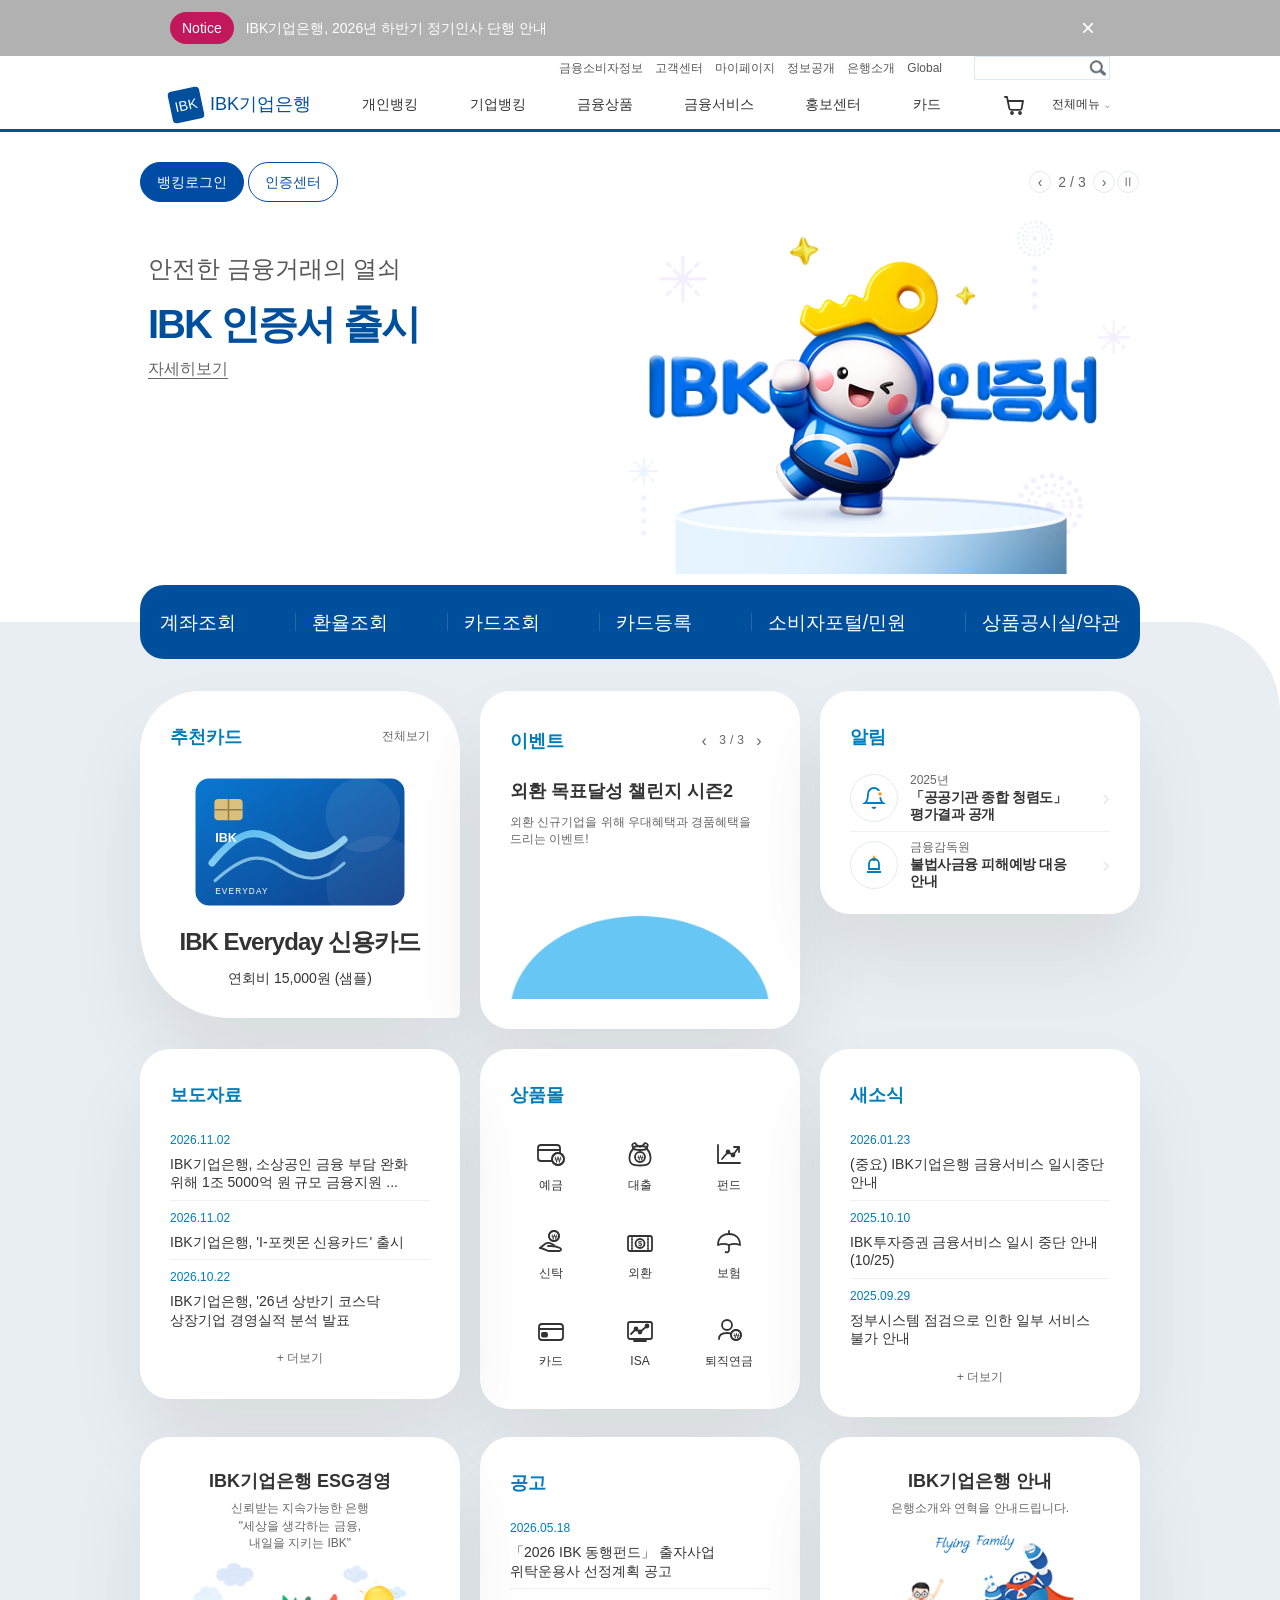
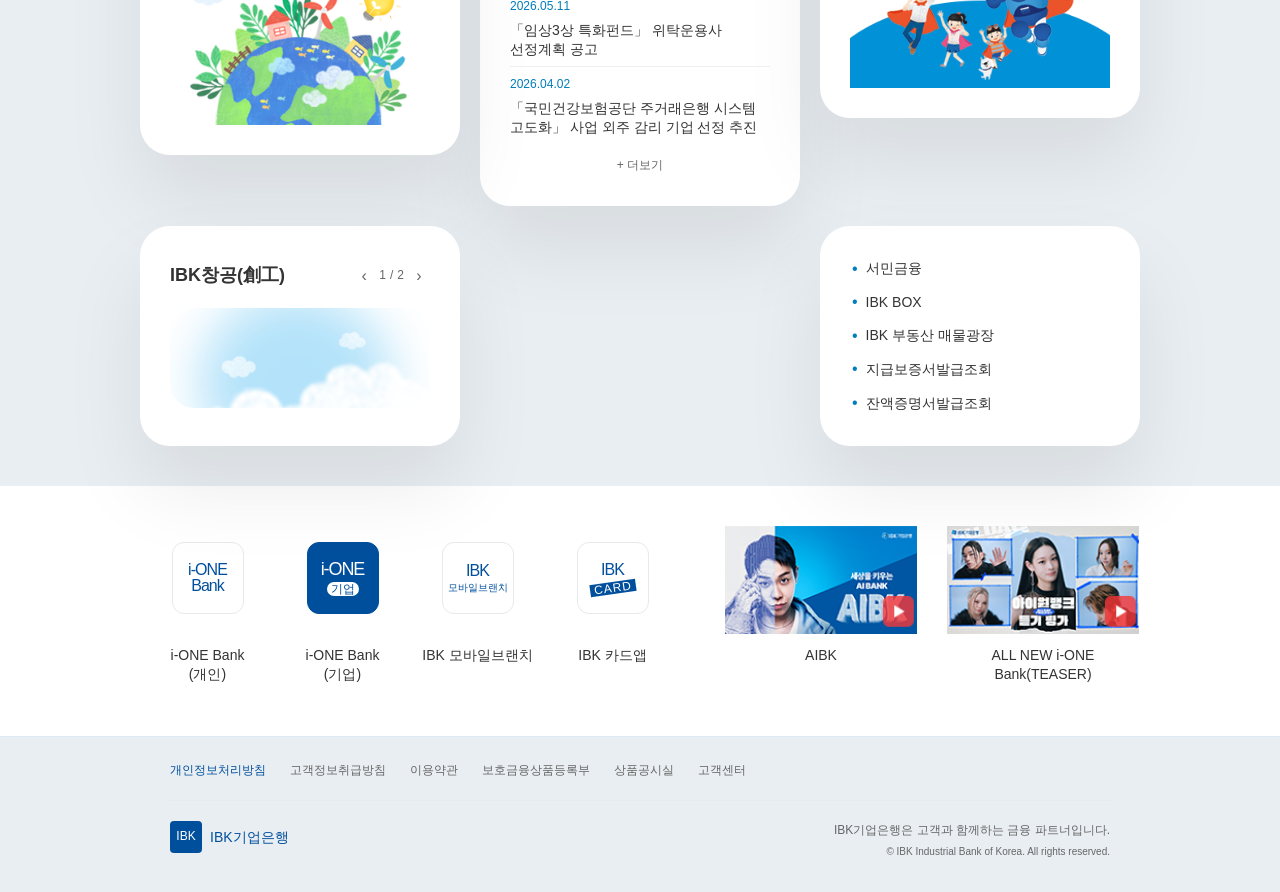
<file: index.html>
<!doctype html>
<html lang="ko">
  <head>
    <meta charset="utf-8">
    <meta name="viewport" content="width=device-width, initial-scale=1">
    <meta
      name="description"
      content="IBK기업은행의 금융 서비스와 주요 소식을 확인하세요."
    >
    <title>IBK기업은행</title>
    <link rel="stylesheet" href="css/main.css">
  </head>
  <body>
    <a class="skip-link" href="#main-content">본문 바로가기</a>

    <aside class="notice-announcement-bar" aria-label="공지사항 안내" data-notice-announcement>
      <div class="inner-box inner-box--narrow partition partition--keep-row notice-announcement-content">
        <a class="notice-announcement-label" href="#/notice">Notice</a>
        <a class="notice-announcement-message" href="#/notice" aria-live="polite">공지사항을 불러오는 중입니다.</a>
        <div class="notice-announcement-controls">
          <button class="notice-announcement-close" type="button" aria-label="공지사항 안내 닫기">
            <span aria-hidden="true">×</span>
          </button>
        </div>
      </div>
    </aside>

    <header class="outer-box site-header">
      <div class="inner-box inner-box--narrow">
        <div class="partition header-top">
          <div class="header-tools">
            <nav class="utility-nav" aria-label="이용자 메뉴">
              <a href="#services">금융소비자정보</a>
              <a href="#notices">고객센터</a>
              <a href="#services">마이페이지</a>
              <a href="#services">정보공개</a>
              <a href="#services">은행소개</a>
              <a href="#services">Global</a>
            </nav>
            <form class="site-search" action="#services" method="get" role="search">
              <label class="visually-hidden" for="site-search-input">사이트 검색</label>
              <input id="site-search-input" name="query" type="search">
              <button
                class="search-button search-modal-open-btn"
                type="button"
                aria-expanded="false"
                aria-controls="search-modal-overlay"
                aria-label="통합검색 열기"
              >
                <img
                  src="images/used/ibk_8.gif"
                  width="17"
                  height="17"
                  alt="검색"
                >
              </button>
            </form>
          </div>
        </div>

        <div class="partition header-navigation">
          <a class="brand" href="#" aria-label="IBK기업은행 홈">
            <span class="brand-mark" aria-hidden="true">IBK</span>
            <span class="brand-name">IBK기업은행</span>
          </a>
          <nav class="primary-nav" aria-label="주요 메뉴">
            <a href="#services">개인뱅킹</a>
            <a href="#services">기업뱅킹</a>
            <a href="#services">금융상품</a>
            <a href="#services">금융서비스</a>
            <a href="#/notice">홍보센터</a>
            <a href="#/cards">카드</a>
          </nav>
          <a class="cart-link" href="#/cart" aria-label="장바구니">
            <svg aria-hidden="true" viewBox="0 0 24 24" fill="none" stroke="currentColor" stroke-width="1.8" stroke-linecap="round" stroke-linejoin="round">
              <path d="M3 4h2l2.2 11.2a2 2 0 0 0 2 1.6h8.5a2 2 0 0 0 2-1.6L21 8H6"></path>
              <circle cx="10" cy="20" r="1"></circle>
              <circle cx="18" cy="20" r="1"></circle>
            </svg>
            <span class="cart-count" data-cart-count hidden></span>
          </a>
          <button
            class="all-menu-link"
            type="button"
            aria-expanded="false"
            aria-controls="desktop-global-menu mobile-global-menu"
            aria-label="전체 메뉴 열기"
          >
            <span class="desktop-menu-label">전체메뉴</span>
            <span class="mobile-menu-label">메뉴</span>
            <span class="menu-icon" aria-hidden="true"></span>
          </button>
        </div>
      </div>

      <section
        class="desktop-global-menu"
        id="desktop-global-menu"
        aria-label="전체 메뉴"
        inert
      >
        <div class="inner-box inner-box--narrow desktop-menu-content">
          <div class="desktop-menu-heading">
            <button class="menu-close-button desktop-menu-close" type="button">
              <span aria-hidden="true">×</span>
              <span>닫기</span>
            </button>
          </div>
          <nav class="desktop-menu-columns" aria-label="전체 메뉴">
            <section class="desktop-menu-column">
              <h2><a href="#services">개인뱅킹</a></h2>
              <ul>
                <li><a href="#services">상품몰</a></li>
                <li><a href="#services">조회</a></li>
                <li><a href="#services">이체</a></li>
                <li><a href="#services">공과금</a></li>
                <li><a href="#services">예금/신탁</a></li>
                <li><a href="#services">펀드</a></li>
                <li><a href="#services">대출</a></li>
                <li><a href="#services">카드</a></li>
                <li><a href="#services">외환</a></li>
                <li><a href="#services">보험</a></li>
                <li><a href="#services">퇴직연금</a></li>
                <li><a href="#services">수수료/우대</a></li>
                <li><a href="#services">뱅킹관리</a></li>
              </ul>
            </section>
            <section class="desktop-menu-column">
              <h2><a href="#services">기업뱅킹</a></h2>
              <ul>
                <li><a href="#services">조회</a></li>
                <li><a href="#services">이체</a></li>
                <li><a href="#services">카드</a></li>
                <li><a href="#services">대출</a></li>
                <li><a href="#services">예금/신탁</a></li>
                <li><a href="#services">펀드</a></li>
                <li><a href="#services">공과금</a></li>
                <li><a href="#services">외환</a></li>
                <li><a href="#services">퇴직연금</a></li>
                <li><a href="#services">B2B</a></li>
                <li><a href="#services">금융상품</a></li>
                <li><a href="#services">경영지원</a></li>
                <li><a href="#services">뱅킹관리</a></li>
              </ul>
            </section>
            <section class="desktop-menu-column desktop-menu-column--grouped">
              <div>
                <h2><a href="#services">금융상품</a></h2>
                <ul>
                  <li><a href="#services">개인 상품몰</a></li>
                  <li><a href="#services">기업 상품몰</a></li>
                  <li><a href="#services">상품가이드</a></li>
                  <li><a href="#services">상품프리</a></li>
                </ul>
              </div>
              <div>
                <h2><a href="#services">금융서비스</a></h2>
                <ul>
                  <li><a href="#services">스마트금융</a></li>
                  <li><a href="#services">뱅킹서비스</a></li>
                  <li><a href="#services">상품서비스</a></li>
                  <li><a href="#services">제휴서비스</a></li>
                  <li><a href="#services">고객우대서비스</a></li>
                  <li><a href="#services">부가서비스</a></li>
                </ul>
              </div>
            </section>
            <section class="desktop-menu-column">
              <h2><a href="#/notice">홍보센터</a></h2>
              <ul>
                <li><a href="#/notice">공지사항</a></li>
                <li><a href="#services">금융정보 톡(Talk)!</a></li>
                <li><a href="#services">기업경영지원</a></li>
                <li><a href="#services">법률·재무</a></li>
                <li><a href="#services">증권</a></li>
                <li><a href="#services">부동산</a></li>
                <li><a href="#services">경매/공매</a></li>
              </ul>
            </section>
            <section class="desktop-menu-column">
              <h2><a href="#services">카드</a></h2>
              <ul>
                <li><a href="#/cards">추천카드</a></li>
                <li><a href="#services">카드안내/신청</a></li>
                <li><a href="#services">카드금융(대출)</a></li>
                <li><a href="#services">나의카드관리</a></li>
                <li><a href="#services">개인카드서비스</a></li>
                <li><a href="#services">카드가이드</a></li>
                <li><a href="#services">기업카드서비스</a></li>
              </ul>
            </section>
            <section class="desktop-menu-column">
              <h2><a href="#notices">고객센터</a></h2>
              <ul>
                <li><a href="#notices">고객상담</a></li>
                <li><a href="#notices">금융소비자포털</a></li>
                <li><a href="#notices">분실신고</a></li>
                <li><a href="#notices">부정사용대금 신청 안내</a></li>
                <li><a href="#notices">자료실</a></li>
                <li><a href="#notices">은행이용안내</a></li>
                <li><a href="#notices">이벤트</a></li>
                <li><a href="#notices">개인정보보호정책</a></li>
                <li><a href="#notices">고객확인제도 안내</a></li>
                <li><a href="#notices">방문판매인력 조회</a></li>
                <li><a href="#notices">대출모집인 통합조회</a></li>
              </ul>
            </section>
            <section class="desktop-menu-column">
              <h2><a href="#notices">금융사기예방센터</a></h2>
              <ul>
                <li><a href="#notices">전자금융사기예방</a></li>
                <li><a href="#notices">보안수단</a></li>
                <li><a href="#notices">금융거래유의사항</a></li>
                <li><a href="#notices">PC보안서비스</a></li>
                <li><a href="#notices">해외IP차단서비스</a></li>
                <li><a href="#notices">신입금계좌지정서비스</a></li>
                <li><a href="#notices">이용시간제한서비스</a></li>
                <li><a href="#notices">지연이체서비스</a></li>
                <li><a href="#notices">전기통신금융사기</a></li>
                <li><a href="#notices">정보보호인증</a></li>
              </ul>
            </section>
          </nav>
        </div>
      </section>
    </header>

    <div class="mobile-global-menu" id="mobile-global-menu" inert>
      <button
        class="mobile-menu-backdrop"
        type="button"
        aria-label="전체 메뉴 닫기"
        tabindex="-1"
      ></button>
      <aside class="mobile-menu-drawer" aria-label="모바일 전체 메뉴">
        <div class="mobile-menu-utility">
          <nav class="mobile-utility-nav" aria-label="이용자 메뉴">
            <a href="#notices">금융사기예방센터</a>
            <a href="#notices">고객센터</a>
            <a href="#services">은행소개</a>
            <a href="#services">영업점 안내</a>
            <a href="#services">Global</a>
          </nav>
          <button class="menu-close-button mobile-menu-close" type="button" aria-label="전체 메뉴 닫기">
            <span aria-hidden="true">×</span>
          </button>
          <form class="mobile-menu-search" action="#services" method="get" role="search">
            <label class="visually-hidden" for="mobile-menu-search-input">메뉴 검색</label>
            <input id="mobile-menu-search-input" name="query" type="search" placeholder="검색어를 입력해주세요">
            <button type="submit">검색</button>
          </form>
        </div>
        <a class="mobile-menu-brand" href="#" aria-label="IBK기업은행 홈">IBK기업은행</a>
        <nav class="mobile-menu-navigation" aria-label="모바일 주요 메뉴">
          <ul class="mobile-menu-list">
            <li><a href="#services">개인뱅킹</a></li>
            <li><a href="#services">기업뱅킹</a></li>
            <li class="mobile-menu-item">
              <button type="button" aria-expanded="false" aria-controls="mobile-submenu-products">
                금융상품<span aria-hidden="true"></span>
              </button>
              <ul id="mobile-submenu-products" hidden>
                <li><a href="#services">개인 상품몰</a></li>
                <li><a href="#services">기업 상품몰</a></li>
                <li><a href="#services">상품가이드</a></li>
                <li><a href="#services">상품프리</a></li>
              </ul>
            </li>
            <li class="mobile-menu-item">
              <button type="button" aria-expanded="false" aria-controls="mobile-submenu-services">
                금융서비스<span aria-hidden="true"></span>
              </button>
              <ul id="mobile-submenu-services" hidden>
                <li><a href="#services">스마트금융</a></li>
                <li><a href="#services">뱅킹서비스</a></li>
                <li><a href="#services">상품서비스</a></li>
                <li><a href="#services">제휴서비스</a></li>
                <li><a href="#services">고객우대서비스</a></li>
                <li><a href="#services">부가서비스</a></li>
              </ul>
            </li>
            <li class="mobile-menu-item">
              <button type="button" aria-expanded="false" aria-controls="mobile-submenu-information">
                홍보센터<span aria-hidden="true"></span>
              </button>
              <ul id="mobile-submenu-information" hidden>
                <li><a href="#/notice">공지사항</a></li>
                <li><a href="#services">금융정보 톡(Talk)!</a></li>
                <li><a href="#services">기업경영지원</a></li>
                <li><a href="#services">법률·재무</a></li>
                <li><a href="#services">증권</a></li>
                <li><a href="#services">부동산</a></li>
                <li><a href="#services">경매/공매</a></li>
              </ul>
            </li>
            <li class="mobile-menu-item">
              <button type="button" aria-expanded="false" aria-controls="mobile-submenu-card">
                카드<span aria-hidden="true"></span>
              </button>
              <ul id="mobile-submenu-card" hidden>
                <li><a href="#/cards">추천카드</a></li>
                <li><a href="#services">카드안내/신청</a></li>
                <li><a href="#services">카드금융(대출)</a></li>
                <li><a href="#services">나의카드관리</a></li>
                <li><a href="#services">개인카드서비스</a></li>
                <li><a href="#services">카드가이드</a></li>
                <li><a href="#services">기업카드서비스</a></li>
              </ul>
            </li>
            <li class="mobile-menu-item">
              <button type="button" aria-expanded="false" aria-controls="mobile-submenu-customer">
                고객센터<span aria-hidden="true"></span>
              </button>
              <ul id="mobile-submenu-customer" hidden>
                <li><a href="#notices">고객상담</a></li>
                <li><a href="#notices">금융소비자포털</a></li>
                <li><a href="#notices">분실신고</a></li>
                <li><a href="#notices">은행이용안내</a></li>
              </ul>
            </li>
            <li class="mobile-menu-item">
              <button type="button" aria-expanded="false" aria-controls="mobile-submenu-fraud">
                금융사기예방센터<span aria-hidden="true"></span>
              </button>
              <ul id="mobile-submenu-fraud" hidden>
                <li><a href="#notices">전자금융사기예방</a></li>
                <li><a href="#notices">보안수단</a></li>
                <li><a href="#notices">금융거래유의사항</a></li>
                <li><a href="#notices">PC보안서비스</a></li>
              </ul>
            </li>
          </ul>
        </nav>
      </aside>
    </div>

    <main id="main-content">
      <section class="outer-box hero-section" data-home-view aria-labelledby="hero-title">
        <div class="inner-box">
          <div class="partition hero-toolbar">
            <div class="partition hero-actions">
              <a class="button button--primary" href="#services">뱅킹로그인</a>
              <a class="button button--outline" href="#services">인증센터</a>
            </div>
            <div class="slide-controls">
              <span class="slide-control" aria-hidden="true"></span>
              <p class="slide-count" aria-label="전체 3개 중 2번째">2 <span>/</span> 3</p>
              <span class="slide-control slide-control--next" aria-hidden="true"></span>
              <span class="slide-control slide-control--pause" aria-hidden="true"></span>
            </div>
          </div>

          <div class="partition hero-content">
            <div class="hero-copy">
              <p class="hero-eyebrow">안전한 금융거래의 열쇠</p>
              <h1 id="hero-title">IBK 인증서 출시</h1>
              <a class="text-link" href="#services">자세히보기</a>
            </div>
            <picture class="hero-artwork">
              <source
                media="(max-width: 768px)"
                srcset="images/img-mob/ibk_mb9.png"
              >
              <img
                src="images/img-dt/ibk_9.png"
                width="550"
                height="380"
                alt="IBK 인증서와 열쇠를 든 캐릭터"
                fetchpriority="high"
              >
            </picture>
          </div>
        </div>
      </section>

      <section class="outer-box service-section" id="services" data-home-view aria-label="주요 서비스">
        <div class="inner-box">
          <nav class="partition partition--keep-row service-nav" aria-label="빠른 서비스">
            <a href="#notices">계좌조회</a>
            <a href="#notices">환율조회</a>
            <a href="#notices">카드조회</a>
            <a href="#notices">카드등록</a>
            <a href="#notices">소비자포털/민원</a>
            <a href="#notices">상품공시실/약관</a>
          </nav>

          <div class="partition dashboard">
            <div class="dashboard-grid">
              <!-- 1. 추천상품 -->
              <article class="card recommendation-card" data-card-recommendation>
                <div class="card-heading">
                  <h2><a href="#/cards">추천카드</a></h2>
                  <a class="card-more-btn recommendation-more" href="#/cards">전체보기</a>
                </div>
                <a class="home-recommended-card" href="#/card/ibk-everyday" data-card-feature-link>
                  <div class="recommendation-artwork">
                    <img src="images/cards/ibk-everyday.svg" alt="" width="280" height="176" data-card-feature-image>
                  </div>
                  <h3 data-card-feature-name>IBK Everyday 카드</h3>
                  <p data-card-feature-fee>연회비 BC 국내전용 15,000원 / VISA·Master 18,000원</p>
                </a>
              </article>

              <!-- 2. 이벤트 -->
              <article class="card event-card">
                <div class="card-heading">
                  <h2>이벤트</h2>
                  <div class="card-slider-control">
                    <button class="slider-arrow slider-arrow--prev" type="button" aria-label="이전 이벤트">‹</button>
                    <span class="card-count" aria-label="전체 3개 중 3번째">3 <span>/</span> 3</span>
                    <button class="slider-arrow slider-arrow--next" type="button" aria-label="다음 이벤트">›</button>
                  </div>
                </div>
                <div class="event-body">
                  <h3>외환 목표달성 챌린지 시즌2</h3>
                  <p class="event-desc">외환 신규기업을 위해 우대혜택과 경품혜택을 드리는 이벤트!</p>
                  <div class="event-artwork">
                    <img src="images/used/bg_event.png" alt="외환 목표달성 챌린지 시즌2 안내 캐릭터" width="320" height="152" loading="lazy">
                  </div>
                </div>
              </article>

              <!-- 3. 알림 -->
              <article class="card notices-card" id="notices">
                <div class="card-heading">
                  <h2>알림</h2>
                </div>
                <ul class="notice-list">
                  <li>
                    <a href="#news">
                      <span class="notice-icon notice-icon--bell" aria-hidden="true">
                        <svg width="24" height="24" viewBox="0 0 24 24" fill="none" stroke="currentColor" stroke-width="1.8">
                          <path d="M18 8A6 6 0 0 0 6 8c0 7-3 9-3 9h18s-3-2-3-9"></path>
                          <path d="M13.73 21a2 2 0 0 1-3.46 0"></path>
                          <circle cx="18" cy="8" r="2.5" fill="#f59e0b" stroke="#fff" stroke-width="1.5"></circle>
                        </svg>
                      </span>
                      <span class="notice-copy">
                        <span class="notice-category">2025년</span>
                        <strong>「공공기관 종합 청렴도」 평가결과 공개</strong>
                      </span>
                      <span class="notice-arrow" aria-hidden="true">›</span>
                    </a>
                  </li>
                  <li>
                    <a href="#news">
                      <span class="notice-icon notice-icon--alert" aria-hidden="true">
                        <svg width="24" height="24" viewBox="0 0 24 24" fill="none" stroke="currentColor" stroke-width="1.8">
                          <polygon points="12 2 15 8 9 8 12 2" fill="#f59e0b" stroke="none"></polygon>
                          <path d="M7 11a5 5 0 0 1 10 0v5H7v-5z"></path>
                          <line x1="5" y1="19" x2="19" y2="19"></line>
                          <line x1="12" y1="6" x2="12" y2="8"></line>
                        </svg>
                      </span>
                      <span class="notice-copy">
                        <span class="notice-category">금융감독원</span>
                        <strong>불법사금융 피해예방 대응 안내</strong>
                      </span>
                      <span class="notice-arrow" aria-hidden="true">›</span>
                    </a>
                  </li>
                </ul>
              </article>

              <!-- 4. 상품몰 -->
              <article class="card mall-card">
                <div class="card-heading">
                  <h2>상품몰</h2>
                </div>
                <ul class="mall-list">
                  <li>
                    <a href="#/cards">
                      <span class="mall-icon" aria-hidden="true"><svg width="40" height="40" viewBox="0 0 40 40" fill="none" stroke="currentColor" stroke-width="1.8" stroke-linecap="round" stroke-linejoin="round"><rect x="7" y="10" width="22" height="16" rx="3"/><line x1="7" y1="15" x2="29" y2="15"/><circle cx="27" cy="24" r="6" fill="#fff"/><circle cx="27" cy="24" r="6"/><text x="27" y="27" font-size="8" font-weight="bold" text-anchor="middle" stroke="none" fill="currentColor">₩</text></svg></span>
                      <span class="mall-name">예금</span>
                    </a>
                  </li>
                  <li>
                    <a href="#services">
                      <span class="mall-icon" aria-hidden="true"><svg width="40" height="40" viewBox="0 0 40 40" fill="none" stroke="currentColor" stroke-width="1.8" stroke-linecap="round" stroke-linejoin="round"><path d="M14 14C12 11 11 9 15 8C17 11 20 12 20 12C20 12 23 11 25 8C29 9 28 11 26 14"/><ellipse cx="20" cy="13" rx="7" ry="2"/><path d="M13 14C9 18 8 26 12 29C15 31 25 31 28 29C32 26 31 18 27 14"/><circle cx="20" cy="22" r="5"/><text x="20" y="24.5" font-size="7" font-weight="bold" text-anchor="middle" stroke="none" fill="currentColor">₩</text></svg></span>
                      <span class="mall-name">대출</span>
                    </a>
                  </li>
                  <li>
                    <a href="#services">
                      <span class="mall-icon" aria-hidden="true"><svg width="40" height="40" viewBox="0 0 40 40" fill="none" stroke="currentColor" stroke-width="1.8" stroke-linecap="round" stroke-linejoin="round"><polyline points="9,10 9,28 31,28"/><polyline points="13,24 19,17 24,20 30,12"/><polyline points="25,12 30,12 30,17"/><circle cx="19" cy="17" r="1.5" fill="currentColor"/><circle cx="24" cy="20" r="1.5" fill="currentColor"/></svg></span>
                      <span class="mall-name">펀드</span>
                    </a>
                  </li>
                  <li>
                    <a href="#services">
                      <span class="mall-icon" aria-hidden="true"><svg width="40" height="40" viewBox="0 0 40 40" fill="none" stroke="currentColor" stroke-width="1.8" stroke-linecap="round" stroke-linejoin="round"><path d="M9 25C13 25 15 28 18 28H28C30 28 31 26 29 25C26 23.5 24 23 20 23H17"/><path d="M9 25L14 21C16 19.5 19 20 21 21L23 22"/><circle cx="23" cy="13" r="5" fill="#fff"/><circle cx="23" cy="13" r="5"/><text x="23" y="15.5" font-size="7" font-weight="bold" text-anchor="middle" stroke="none" fill="currentColor">₩</text></svg></span>
                      <span class="mall-name">신탁</span>
                    </a>
                  </li>
                  <li>
                    <a href="#services">
                      <span class="mall-icon" aria-hidden="true"><svg width="40" height="40" viewBox="0 0 40 40" fill="none" stroke="currentColor" stroke-width="1.8" stroke-linecap="round" stroke-linejoin="round"><rect x="8" y="13" width="24" height="15" rx="2"/><circle cx="20" cy="20.5" r="4.5"/><line x1="12" y1="13" x2="12" y2="28" stroke-dasharray="1 2"/><line x1="28" y1="13" x2="28" y2="28" stroke-dasharray="1 2"/><text x="20" y="23" font-size="7.5" font-weight="bold" text-anchor="middle" stroke="none" fill="currentColor">$</text></svg></span>
                      <span class="mall-name">외환</span>
                    </a>
                  </li>
                  <li>
                    <a href="#services">
                      <span class="mall-icon" aria-hidden="true"><svg width="40" height="40" viewBox="0 0 40 40" fill="none" stroke="currentColor" stroke-width="1.8" stroke-linecap="round" stroke-linejoin="round"><path d="M9 22C9 14.5 14 11 20 11C26 11 31 14.5 31 22C27 20.5 24 20.5 20 22C16 20.5 13 20.5 9 22Z"/><line x1="20" y1="8" x2="20" y2="11"/><path d="M20 22V27C20 29 18 30 16.5 29"/></svg></span>
                      <span class="mall-name">보험</span>
                    </a>
                  </li>
                  <li>
                    <a href="#services">
                      <span class="mall-icon" aria-hidden="true"><svg width="40" height="40" viewBox="0 0 40 40" fill="none" stroke="currentColor" stroke-width="1.8" stroke-linecap="round" stroke-linejoin="round"><rect x="8" y="13" width="24" height="16" rx="3"/><line x1="8" y1="18" x2="32" y2="18"/><rect x="11" y="22" width="5" height="3.5" rx="0.8" fill="currentColor"/></svg></span>
                      <span class="mall-name">카드</span>
                    </a>
                  </li>
                  <li>
                    <a href="#services">
                      <span class="mall-icon" aria-hidden="true"><svg width="40" height="40" viewBox="0 0 40 40" fill="none" stroke="currentColor" stroke-width="1.8" stroke-linecap="round" stroke-linejoin="round"><rect x="8" y="11" width="24" height="17" rx="2"/><polyline points="11,23 16,18 20,21 27,15"/><circle cx="16" cy="18" r="1.5" fill="currentColor"/><circle cx="20" cy="21" r="1.5" fill="currentColor"/><circle cx="27" cy="15" r="1.5" fill="currentColor"/><line x1="14" y1="30" x2="26" y2="30"/><line x1="20" y1="28" x2="20" y2="30"/></svg></span>
                      <span class="mall-name">ISA</span>
                    </a>
                  </li>
                  <li>
                    <a href="#services">
                      <span class="mall-icon" aria-hidden="true"><svg width="40" height="40" viewBox="0 0 40 40" fill="none" stroke="currentColor" stroke-width="1.8" stroke-linecap="round" stroke-linejoin="round"><circle cx="18" cy="14" r="5"/><path d="M10 28C10 23.5 13.5 22 18 22C20.5 22 22.8 22.5 24 23.5"/><circle cx="27" cy="24" r="5" fill="#fff"/><circle cx="27" cy="24" r="5"/><text x="27" y="26.5" font-size="6.5" font-weight="bold" text-anchor="middle" stroke="none" fill="currentColor">₩</text></svg></span>
                      <span class="mall-name">퇴직연금</span>
                    </a>
                  </li>
                </ul>
              </article>

              <!-- 5. 보도자료 -->
              <article class="card board-card">
                <div class="card-heading">
                  <h2>보도자료</h2>
                </div>
                <ul class="board-list">
                  <li>
                    <a class="board-item" href="#news">
                      <time datetime="2026-11-02">2026.11.02</time>
                      <span class="board-title">IBK기업은행, 소상공인 금융 부담 완화 위해 1조 5000억 원 규모 금융지원 ...</span>
                    </a>
                  </li>
                  <li>
                    <a class="board-item" href="#news">
                      <time datetime="2026-11-02">2026.11.02</time>
                      <span class="board-title">IBK기업은행, 'I-포켓몬 신용카드' 출시</span>
                    </a>
                  </li>
                  <li>
                    <a class="board-item" href="#news">
                      <time datetime="2026-10-22">2026.10.22</time>
                      <span class="board-title">IBK기업은행, '26년 상반기 코스닥 상장기업 경영실적 분석 발표</span>
                    </a>
                  </li>
                </ul>
                <a class="card-more-btn" href="#news">+ 더보기</a>
              </article>

              <!-- 6. 새소식 -->
              <article class="card news-card" id="news">
                <div class="card-heading">
                  <h2>새소식</h2>
                </div>
                <ul class="board-list">
                  <li>
                    <a class="board-item" href="#news">
                      <time datetime="2026-01-23">2026.01.23</time>
                      <span class="board-title">(중요) IBK기업은행 금융서비스 일시중단 안내</span>
                    </a>
                  </li>
                  <li>
                    <a class="board-item" href="#news">
                      <time datetime="2025-10-10">2025.10.10</time>
                      <span class="board-title">IBK투자증권 금융서비스 일시 중단 안내(10/25)</span>
                    </a>
                  </li>
                  <li>
                    <a class="board-item" href="#news">
                      <time datetime="2025-09-29">2025.09.29</time>
                      <span class="board-title">정부시스템 점검으로 인한 일부 서비스 불가 안내</span>
                    </a>
                  </li>
                </ul>
                <a class="card-more-btn" href="#/notice">+ 더보기</a>
              </article>

              <!-- 7. 공고 -->
              <article class="card gonggo-card">
                <div class="card-heading">
                  <h2>공고</h2>
                </div>
                <ul class="board-list">
                  <li>
                    <a class="board-item" href="#news">
                      <time datetime="2026-05-18">2026.05.18</time>
                      <span class="board-title">「2026 IBK 동행펀드」 출자사업 위탁운용사 선정계획 공고</span>
                    </a>
                  </li>
                  <li>
                    <a class="board-item" href="#news">
                      <time datetime="2026-05-11">2026.05.11</time>
                      <span class="board-title">「임상3상 특화펀드」 위탁운용사 선정계획 공고</span>
                    </a>
                  </li>
                  <li>
                    <a class="board-item" href="#news">
                      <time datetime="2026-04-02">2026.04.02</time>
                      <span class="board-title">「국민건강보험공단 주거래은행 시스템 고도화」 사업 외주 감리 기업 선정 추진</span>
                    </a>
                  </li>
                </ul>
                <a class="card-more-btn" href="#news">+ 더보기</a>
              </article>

              <!-- 8. ESG경영 -->
              <article class="card esg-card">
                <div class="card-center-header">
                  <h2 class="esg-title">IBK기업은행 ESG경영</h2>
                  <p class="esg-sub">신뢰받는 지속가능한 은행<br>"세상을 생각하는 금융,<br>내일을 지키는 IBK"</p>
                </div>
                <div class="card-illustration-wrap">
                  <img src="images/used/bg_ibk_esg.png" alt="지구와 환경을 생각하는 IBK ESG경영 일러스트" width="280" height="135" loading="lazy">
                </div>
              </article>

              <!-- 9. IBK기업은행 안내 -->
              <article class="card intro-card">
                <div class="card-center-header">
                  <h2 class="intro-title">IBK기업은행 안내</h2>
                  <p class="intro-sub">은행소개와 연혁을 안내드립니다.</p>
                </div>
                <div class="card-illustration-wrap">
                  <img src="images/used/bg_ibk_intro.png" alt="Flying Family 캐릭터 - 희망로봇 기은센 일러스트" width="280" height="135" loading="lazy">
                </div>
              </article>

              <!-- 10. 주요 서비스 링크 -->
              <article class="card quick-links-card">
                <h2 class="visually-hidden">주요 서비스 바로가기</h2>
                <ul class="quick-links-list">
                  <li><a href="#services">서민금융</a></li>
                  <li><a href="#services">IBK BOX</a></li>
                  <li><a href="#services">IBK 부동산 매물광장</a></li>
                  <li><a href="#services">지급보증서발급조회</a></li>
                  <li><a href="#services">잔액증명서발급조회</a></li>
                </ul>
              </article>

              <!-- 11. IBK창공 -->
              <article class="card changgong-card">
                <div class="card-heading">
                  <h2>IBK창공(創工)</h2>
                  <div class="card-slider-control">
                    <button class="slider-arrow slider-arrow--prev" type="button" aria-label="이전 슬라이드">‹</button>
                    <span class="card-count" aria-label="전체 2개 중 1번째">1 <span>/</span> 2</span>
                    <button class="slider-arrow slider-arrow--next" type="button" aria-label="다음 슬라이드">›</button>
                  </div>
                </div>
                <a class="changgong-link" href="#services" aria-label="IBK창공 혁신 창업기업 육성 플랫폼 바로가기">
                  <span class="visually-hidden">IBK창공 바로가기</span>
                </a>
              </article>
            </div>
          </div>
        </div>
      </section>
      <section class="outer-box notice-board-view" data-notice-view aria-labelledby="notice-page-title" hidden>
        <div class="inner-box">
          <nav class="notice-breadcrumb" aria-label="현재 위치">
            <a href="#/">홈</a>
            <span aria-hidden="true">›</span>
            <a href="#/notice">홍보센터</a>
            <span aria-hidden="true">›</span>
            <span aria-current="page">공지사항</span>
          </nav>
          <header class="notice-page-heading">
            <h1 id="notice-page-title">NOTICE</h1>
            <p>IBK기업은행의 최신 소식과 공지사항을 안내해 드립니다.</p>
          </header>
          <div class="notice-page-content" data-notice-content aria-live="polite">
            <p class="notice-loading">공지사항을 불러오는 중입니다.</p>
          </div>
        </div>
      </section>
      <section class="outer-box card-shop-view" data-card-shop-view aria-labelledby="card-shop-title" hidden>
        <div class="inner-box">
          <div class="card-shop-page-content" data-card-shop-content aria-live="polite">
            <p class="notice-loading">카드 정보를 불러오는 중입니다.</p>
          </div>
        </div>
      </section>
    </main>

    <section class="outer-box lower-services" data-home-view aria-label="앱 바로가기와 홍보 영상">
      <div class="inner-box">
        <div class="lower-services-content">
          <nav class="app-shortcuts" aria-label="IBK 앱 바로가기">
            <ul>
              <li>
                <a href="https://www.ibk.co.kr/common/navigation.ibk?linkUrl=/financetech/efinance/mobileb/one_bank.jsp&amp;pageId=SM01090000">
                  <span class="app-icon app-icon--personal" aria-hidden="true">
                    <span class="app-icon-wordmark">i-ONE<br>Bank</span>
                  </span>
                  <span class="app-shortcut-label">i-ONE Bank<br>(개인)</span>
                </a>
              </li>
              <li>
                <a href="https://www.ibk.co.kr/common/navigation.ibk?linkUrl=/financetech/efinance/mobileb/kiup_onebank.jsp&amp;pageId=SM01020000">
                  <span class="app-icon app-icon--business" aria-hidden="true">
                    <span class="app-icon-wordmark">i-ONE</span>
                    <span class="app-icon-tag">기업</span>
                  </span>
                  <span class="app-shortcut-label">i-ONE Bank<br>(기업)</span>
                </a>
              </li>
              <li>
                <a href="https://www.ibk.co.kr/common/navigation.ibk?linkUrl=/financetech/efinance/mobileb/ibk_cube.jsp&amp;pageId=SM01050000">
                  <span class="app-icon app-icon--branch" aria-hidden="true">
                    <span class="app-icon-wordmark">IBK</span>
                    <span class="app-icon-caption">모바일브랜치</span>
                  </span>
                  <span class="app-shortcut-label">IBK 모바일브랜치</span>
                </a>
              </li>
              <li>
                <a href="https://ibk.kr/dBvVfL">
                  <span class="app-icon app-icon--card" aria-hidden="true">
                    <span class="app-icon-wordmark">IBK</span>
                    <span class="app-icon-card-label">CARD</span>
                  </span>
                  <span class="app-shortcut-label">IBK 카드앱</span>
                </a>
              </li>
            </ul>
          </nav>
          <ul class="video-list" aria-label="IBK 홍보 영상">
            <li>
              <a href="https://www.youtube.com/embed/XUFfXFkxUvY?autoplay=1&amp;rel=0" target="_blank" rel="noopener noreferrer" aria-label="AIBK 영상 새 창에서 보기">
                <span class="video-thumbnail">
                  <img src="images/새 폴더/img_youtube_01_260722.png" width="192" height="108" alt="" loading="lazy">
                </span>
                <span class="video-title">AIBK</span>
              </a>
            </li>
            <li>
              <a href="https://www.youtube.com/embed/yfZwSzk4vEM" target="_blank" rel="noopener noreferrer" aria-label="ALL NEW i-ONE Bank 티저 영상 새 창에서 보기">
                <span class="video-thumbnail">
                  <img src="images/새 폴더/img_youtube_01_251218.png" width="192" height="108" alt="" loading="lazy">
                </span>
                <span class="video-title">ALL NEW i-ONE Bank(TEASER)</span>
              </a>
            </li>
          </ul>
        </div>
      </div>
    </section>

    <!-- 통합검색 모달 레이어 (fixed 전체 화면) -->
    <div class="search-modal-overlay" id="search-modal-overlay" role="dialog" aria-modal="true" aria-labelledby="search-modal-title" inert hidden>
      <div class="search-modal-container">
        <!-- 상단 헤더 영역 -->
        <header class="search-modal-header">
          <div class="search-modal-header-inner">
            <div class="search-modal-brand">
              <a href="#" aria-label="IBK기업은행 홈">
                <span class="brand-mark" aria-hidden="true">IBK</span>
                <span class="brand-name">IBK기업은행</span>
              </a>
            </div>
            <nav class="search-modal-util-nav" aria-label="검색 화면 바로가기 메뉴">
              <a href="#services">금융사기예방센터</a>
              <a href="#notices">고객센터</a>
              <a href="#services">마이페이지</a>
              <a href="#services">정보공개</a>
              <a href="#services">은행소개</a>
              <a href="#services">IR</a>
              <a href="#services">영업점안내</a>
              <a href="#services">Global</a>
            </nav>
            <div class="search-modal-top-search">
              <input type="search" class="search-modal-mini-input" placeholder="" aria-label="검색어 입력">
              <button type="button" class="search-modal-mini-btn" aria-label="검색">
                <img src="images/used/ibk_8.gif" alt="검색" width="16" height="16">
              </button>
            </div>
            <button type="button" class="search-modal-close-btn" aria-label="검색창 닫기">
              <img src="images/used/btn_close.gif" alt="닫기" width="16" height="16">
            </button>
          </div>
          <!-- GNB 네비게이션 바 -->
          <nav class="search-modal-gnb" aria-label="검색 화면 주요 메뉴">
            <div class="search-modal-gnb-inner">
              <a href="#services">개인뱅킹</a>
              <a href="#services">기업뱅킹</a>
              <a href="#services">금융상품</a>
              <a href="#services">금융서비스</a>
              <a href="#services">금융정보</a>
              <a href="#services">카드</a>
              <span class="search-modal-allmenu">전체메뉴 ▾</span>
            </div>
          </nav>
        </header>

        <!-- 메인 콘텐츠 영역 -->
        <div class="search-modal-main">
          <div class="search-modal-content-inner">
            <h2 class="search-modal-title" id="search-modal-title">통합검색</h2>

            <!-- 상단 검색 입력 박스 -->
            <div class="search-input-box">
              <div class="search-input-row">
                <select class="search-category-select" aria-label="검색 범위">
                  <option value="all">통합검색</option>
                </select>
                <div class="search-field-wrap">
                  <input type="text" class="search-main-input" aria-label="검색어 입력창" value="">
                  <button type="button" class="search-dropdown-arrow" aria-label="최근 검색어 펼치기">▼</button>
                </div>
                <button type="button" class="search-submit-btn">검색</button>
              </div>
              <div class="search-options-row">
                <label class="search-checkbox-label">
                  <input type="checkbox" name="re-search"> 결과내검색
                </label>
                <label class="search-checkbox-label">
                  <input type="checkbox" name="ext-search" checked> 확장검색
                </label>
                <a href="#services" class="search-help-btn">검색도움말 ›</a>
              </div>
            </div>

            <!-- 검색 탭 메뉴 -->
            <div class="search-tabs" role="tablist" aria-label="검색 카테고리">
              <button type="button" role="tab" aria-selected="true" class="search-tab is-active">통합검색</button>
              <button type="button" role="tab" aria-selected="false" class="search-tab">바로가기</button>
              <button type="button" role="tab" aria-selected="false" class="search-tab">금융상품</button>
              <button type="button" role="tab" aria-selected="false" class="search-tab">FAQ</button>
              <button type="button" role="tab" aria-selected="false" class="search-tab">자료실</button>
              <button type="button" role="tab" aria-selected="false" class="search-tab">게시판</button>
              <button type="button" role="tab" aria-selected="false" class="search-tab">웹페이지</button>
            </div>

            <!-- 검색 요약 안내 -->
            <p class="search-summary-text">
              검색어 &ldquo;<span class="search-query-highlight">에</span>&rdquo; 대한 <strong>&lsquo;통합검색&rsquo;</strong> 결과 입니다. (<strong class="search-count-highlight">0</strong>건)
            </p>

            <!-- 검색 결과 없음 안내 카드 -->
            <div class="search-no-result-card">
              <div class="search-no-result-top">
                <div class="search-no-result-icon" aria-hidden="true">
                  <svg width="84" height="68" viewBox="0 0 100 80" fill="none">
                    <!-- 브라우저 창 -->
                    <rect x="5" y="8" width="70" height="56" rx="4" fill="#3b82f6"/>
                    <rect x="5" y="8" width="70" height="14" rx="4" fill="#1e3a8a"/>
                    <circle cx="62" cy="15" r="2.5" fill="#fff"/>
                    <circle cx="68" cy="15" r="2.5" fill="#fff"/>
                    <!-- 금지 기호 원반 -->
                    <circle cx="70" cy="52" r="18" fill="#f59e0b"/>
                    <circle cx="70" cy="52" r="14" fill="none" stroke="#d97706" stroke-width="4"/>
                    <line x1="60" y1="42" x2="80" y2="62" stroke="#d97706" stroke-width="4" stroke-linecap="round"/>
                  </svg>
                </div>
                <div class="search-no-result-message">
                  <h2>에 대한 검색결과가 없습니다.</h2>
                  <p>다시 한번 확인하여 주세요! 단어의 철자가 정확하신가요?</p>
                </div>
              </div>
              <div class="search-no-result-tips">
                <p><strong>TIP1.</strong> 검색의 단어수를 줄이거나, 다른 검색어로 검색해 보세요.</p>
                <p><strong>TIP2.</strong> 보다 일반적인 검색어로 다시 검색해 보세요.</p>
              </div>
            </div>

            <!-- 하단 재검색 입력 박스 -->
            <div class="search-bottom-box">
              <div class="search-input-row">
                <select class="search-category-select" aria-label="하단 검색 범위">
                  <option value="all">통합검색</option>
                </select>
                <input type="text" class="search-bottom-input" aria-label="하단 재검색어 입력창">
                <button type="button" class="search-submit-btn">검색</button>
                <label class="search-checkbox-label">
                  <input type="checkbox" name="re-search-bottom"> 결과내검색
                </label>
              </div>
            </div>
          </div>
        </div>
      </div>
    </div>

    <footer class="outer-box site-footer">
      <div class="inner-box inner-box--narrow">
        <nav class="footer-links" aria-label="푸터 메뉴">
          <a class="footer-link--emphasis" href="#services">개인정보처리방침</a>
          <a href="#services">고객정보취급방침</a>
          <a href="#services">이용약관</a>
          <a href="#services">보호금융상품등록부</a>
          <a href="#services">상품공시실</a>
          <a href="#notices">고객센터</a>
        </nav>
        <div class="footer-content">
          <a class="footer-brand" href="#" aria-label="IBK기업은행 홈">
            <span class="footer-brand-mark" aria-hidden="true">IBK</span>
            <span>IBK기업은행</span>
          </a>
          <div class="footer-information">
            <p>IBK기업은행은 고객과 함께하는 금융 파트너입니다.</p>
            <small>© IBK Industrial Bank of Korea. All rights reserved.</small>
          </div>
        </div>
      </div>
    </footer>
    <script type="module" src="js/main.js"></script>
  </body>
</html>
</file>
<file: css/main.css>
@layer reset, base, layout, components, utilities;

@import url("./tokens.css");
@import url("./base.css");
@import url("./layout.css");
@import url("./components/header.css");
@import url("./components/global-menu.css");
@import url("./components/hero.css");
@import url("./components/service-nav.css");
@import url("./components/card.css");
@import url("./components/lower-services.css");
@import url("./components/notice-announcement.css");
@import url("./components/notice-board.css");
@import url("./components/card-shop.css");
@import url("./components/search-modal.css");
@import url("./utilities.css");

@layer reset {
  *,
  *::before,
  *::after {
    margin: 0;
    padding: 0;
  }
}

@layer components {
  .hero-section > .inner-box {
    padding-block: var(--visual-padding-block-start) var(--visual-padding-block-end);
  }
}

@layer layout {
  .site-footer {
    padding-block: var(--space-6) var(--space-8);
    border-block-start: var(--divider-width) solid var(--color-border-header);
    background: var(--color-surface-alt);
  }
}

@layer components {
  .footer-links {
    display: flex;
    flex-wrap: wrap;
    gap: var(--space-3) var(--space-6);
    padding-block-end: var(--space-5);
    border-block-end: var(--divider-width) solid var(--color-border);
    font-size: var(--fs-xs);
  }

  .footer-links a {
    color: var(--color-text-muted);
  }

  .footer-links .footer-link--emphasis {
    color: var(--color-primary);
    font-family: var(--font-heading);
  }

  .footer-content {
    display: flex;
    align-items: flex-start;
    justify-content: space-between;
    gap: var(--space-6);
    padding-block-start: var(--space-5);
    font-size: var(--fs-sm);
  }

  .footer-brand {
    display: inline-flex;
    flex: 0 0 auto;
    align-items: center;
    gap: var(--space-2);
    color: var(--color-primary);
    font-family: var(--font-heading);
  }

  .footer-brand-mark {
    display: grid;
    width: var(--space-8);
    height: var(--space-8);
    place-items: center;
    border-radius: var(--space-1);
    background: var(--color-primary);
    color: var(--color-bg);
    font-size: var(--fs-xs);
  }

  .footer-information {
    display: grid;
    gap: var(--space-1);
    color: var(--color-text-muted);
    font-size: var(--fs-xs);
    text-align: end;
  }

  .footer-information small {
    color: var(--color-text-muted);
  }
}

@media (max-width: 768px) {
  @layer components {
    .hero-section > .inner-box {
      padding-block: var(--visual-padding-block-start) var(--space-5);
    }
  }

  @layer layout {
    .service-section {
      padding-block-start: var(--service-padding-block-mobile);
    }
  }

  @layer components {
    .footer-content {
      flex-direction: column;
      gap: var(--space-3);
    }

    .footer-information {
      text-align: start;
    }
  }
}
</file>
